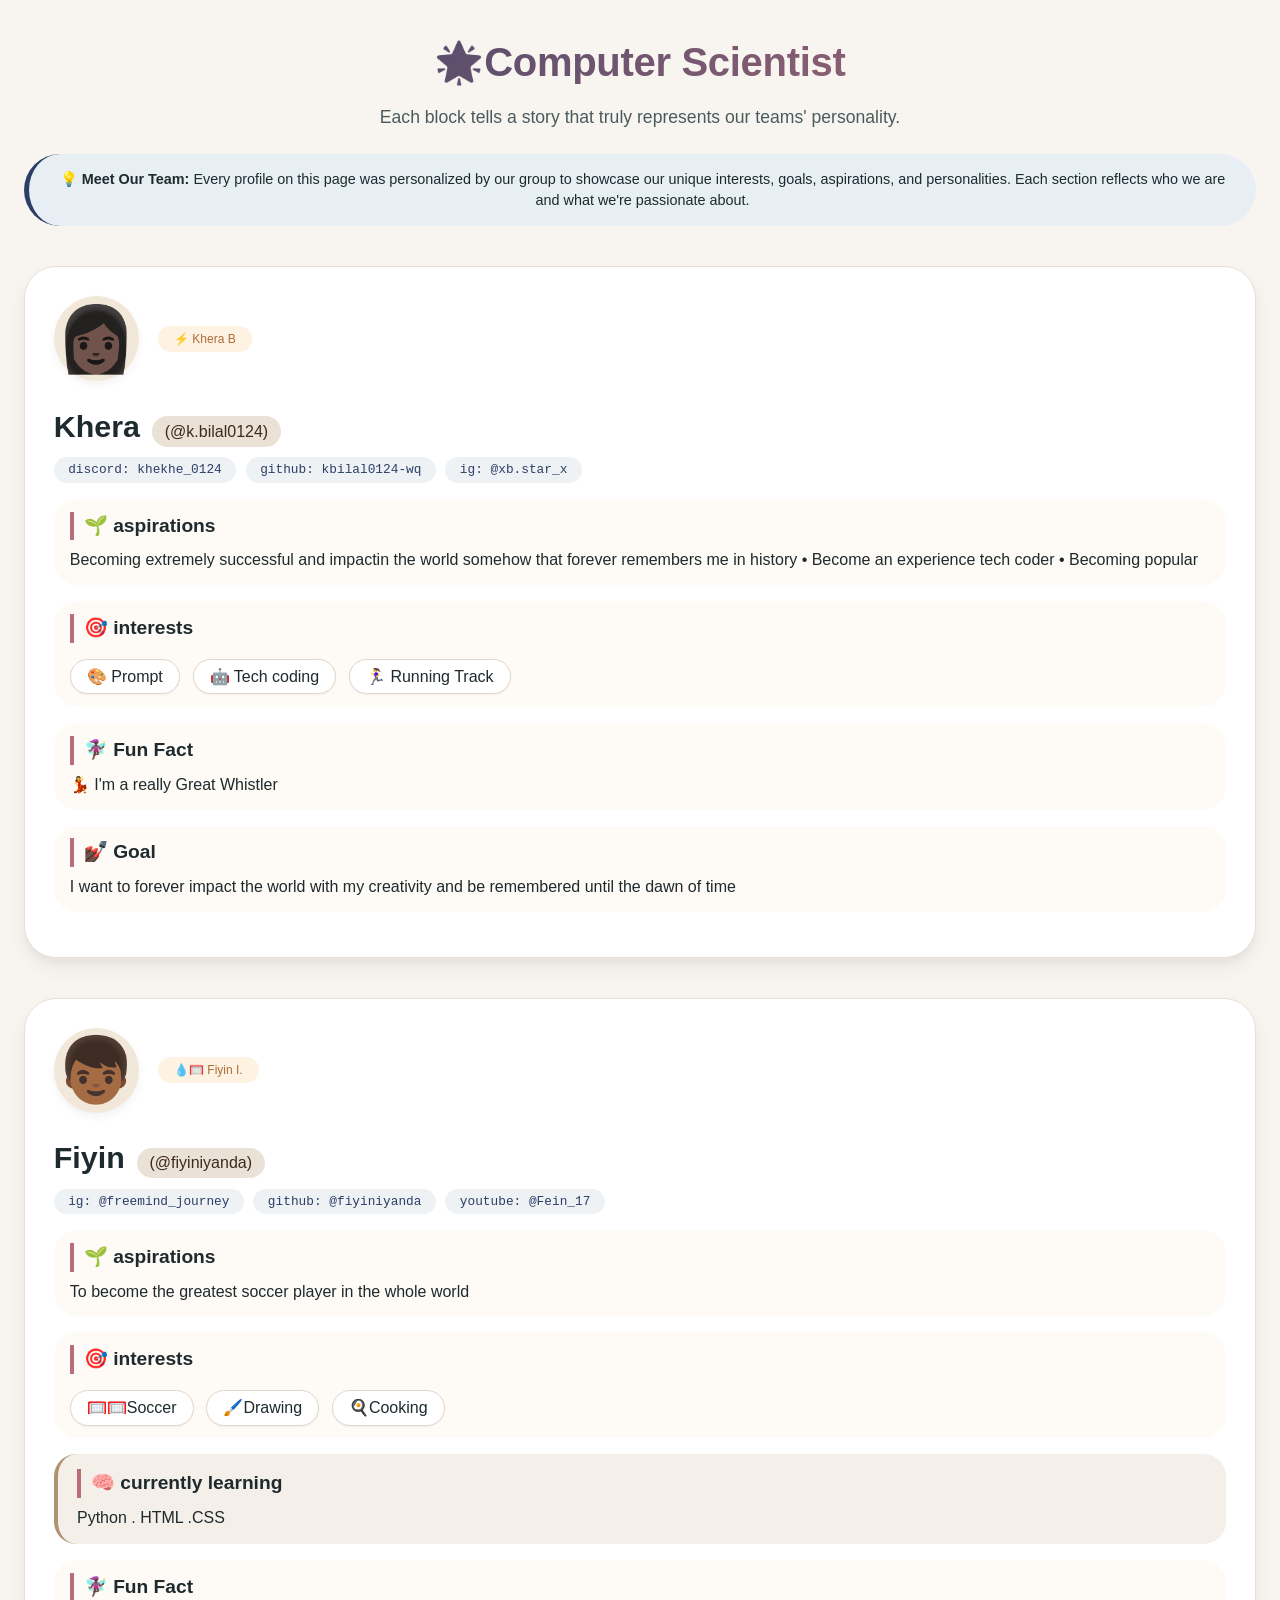
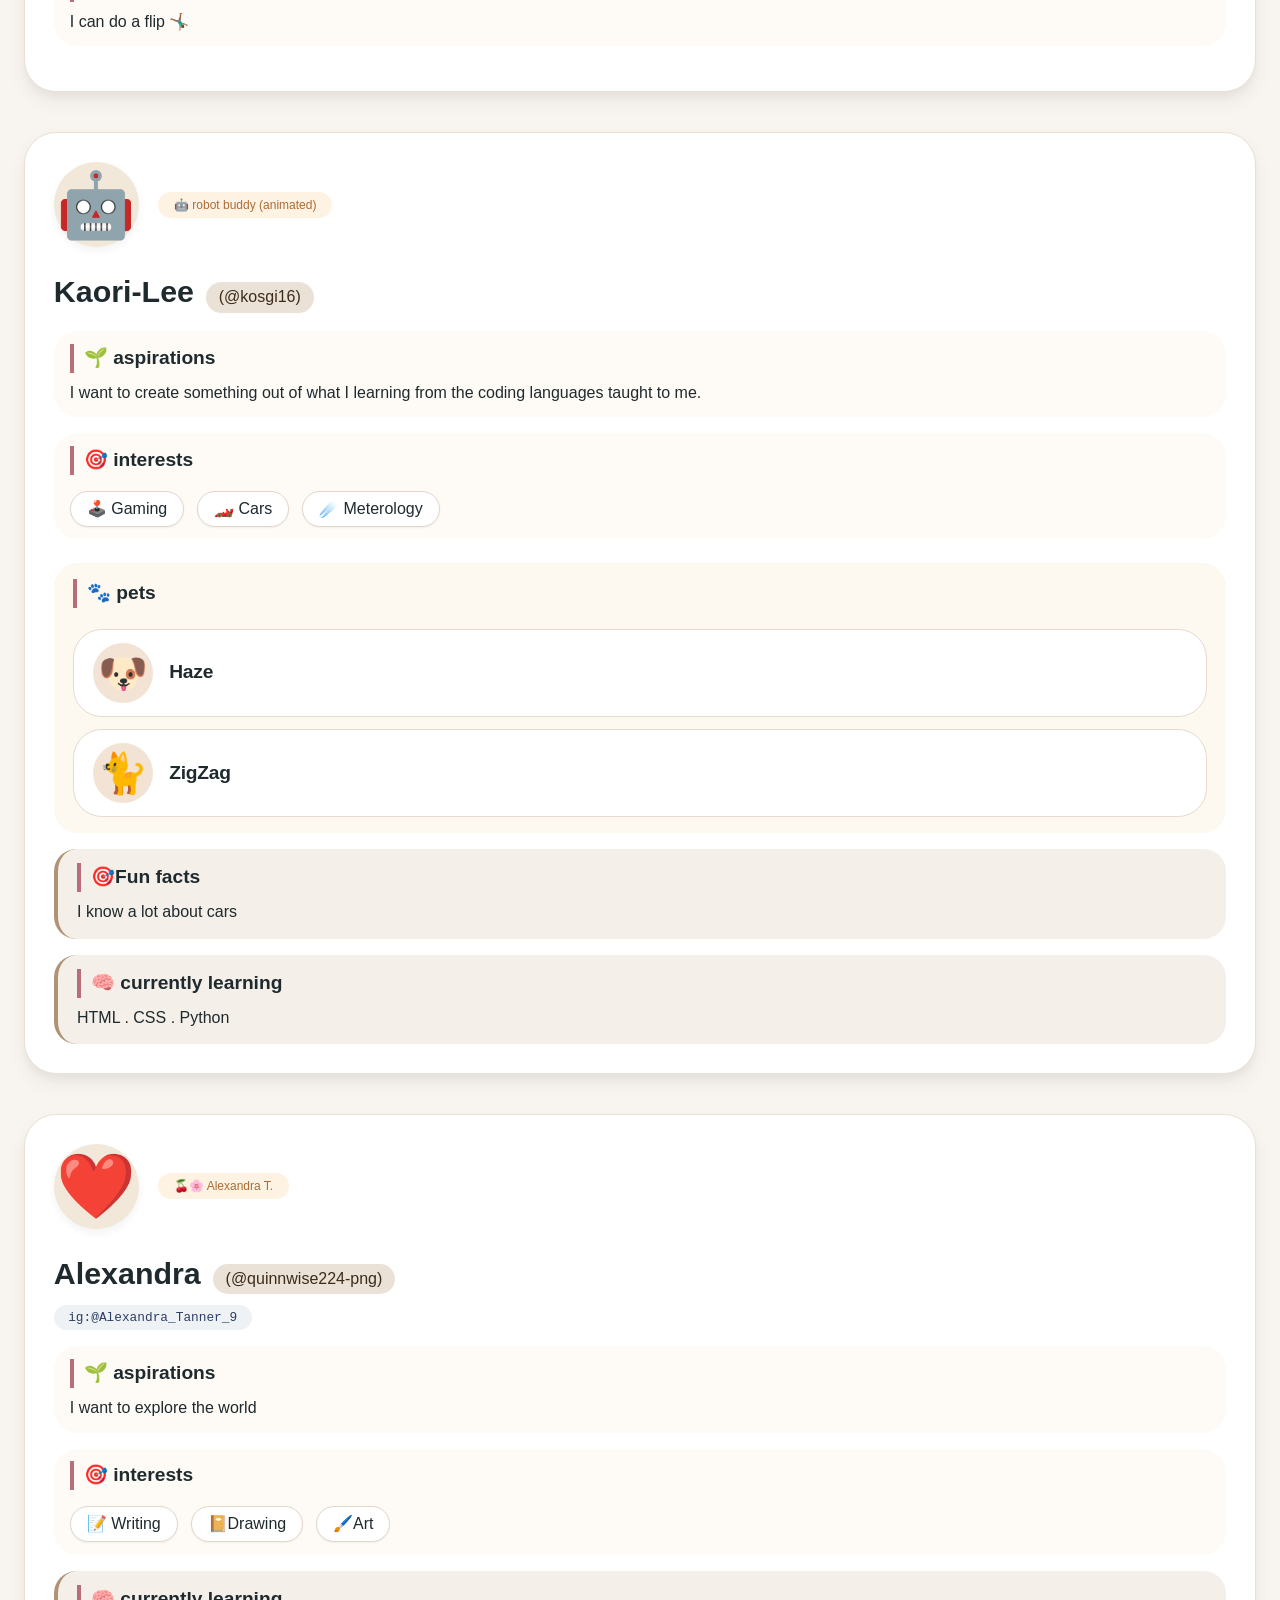
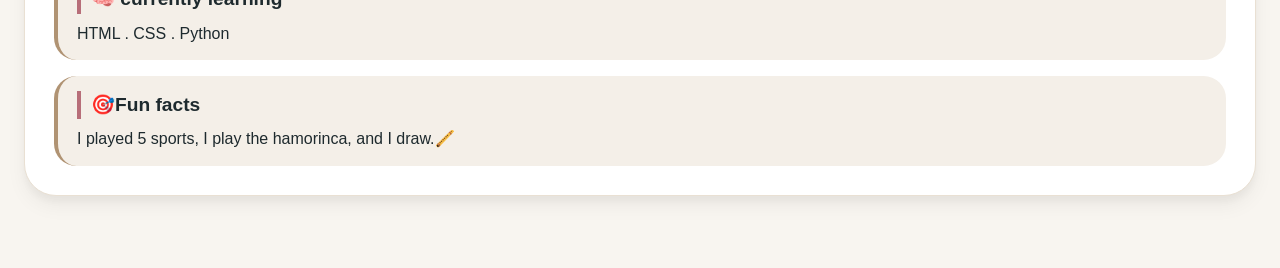
<file: index.html>
<!DOCTYPE html>
<html lang="en">

    <head>
        <meta charset="UTF-8">
        <meta name="viewport" content="width=device-width, initial-scale=1.0, user-scalable=yes">
        <title>✨ Our Collective Canvas | Person Profile Builder</title>
        <!-- External CSS (separate styling sheet) -->
        <link rel="stylesheet" href="./style.css">
        <!-- Optional: simple favicon emoji style -->
        <link rel="icon"
            href="data:image/svg+xml,<svg xmlns='http://www.w3.org/2000/svg' viewBox='0 0 100 100'><text y='.9em' font-size='90'>🧑‍🤝‍🧑</text></svg>">
    </head>

    <body>
        <header class="page-header">
            <h1>🌟Computer Scientist</h1>
            <p class="subhead">Each block tells a story that truly represents our teams' personality.</p>
            <div class="collab-note">
                💡 <strong>Meet Our Team:</strong> Every profile on this page was personalized by our group to showcase our unique interests, goals, aspirations, and personalities. Each section reflects who we are and what we're passionate about.
            </div>
        </header>
        <main class="container">
            <!-- ============================================================= -->
            <!-- SECTION: MASTER PERSON PROFILE (Johnny's template)            -->
            <!-- ============================================================= -->
            <section class="person-card" id="person-Khera">
                <div class="avatar-zone">
                    <!-- Avatar: self-portrait OR icon / animated character -->
                    <div class="avatar-icon animated-avatar">
                        👩🏿
                    </div>
                    <!-- alternative: if they want to use self-portrait image, they can replace above div with an img tag -->
                    <!-- <img class="avatar-img" src="https://placekitten.com/120/120" alt="self portrait"> -->
                    <div class="avatar-choice-badge">
                        ⚡ Khera B
                    </div>
                </div>
                <div class="person-details">
                    <h2>Khera <span class="username">(@k.bilal0124)</span></h2>
                    <div class="username-list">
                        <span class="username-badge">discord: khekhe_0124</span>
                        <span class="username-badge">github: kbilal0124-wq</span>
                        <span class="username-badge">ig: @xb.star_x</span>
                    </div>
                    <!-- ASPIRATIONS block (custom) -->
                    <div class="aspiration-block">
                        <h3>🌱 aspirations</h3>
                        <p>Becoming extremely successful and impactin the world somehow that forever remembers me in history • Become an experience tech coder • Becoming popular</p>
                    </div>
                    <!-- INTERESTS section (template block) -->
                    <div class="interests-block">
                        <h3>🎯 interests</h3>
                        <ul class="interests-list">
                            <li>🎨 Prompt</li>
                            <li>🤖 Tech coding</li>
                            <li>🏃‍♀️ Running Track</li>
                        </ul>
                    </div>
                </div>

                    <div class="fun-fact-block">
                        <h3>🧚🏿‍♀️ Fun Fact</h3>
                        <p>💃 I'm a really Great Whistler</p>
                    </div>

                    <div class="goal-block">
                        <h3>💅🏿 Goal</h3>
                        <p>I want to forever impact the world with my creativity and be remembered until the dawn of time </p>
                    </div>
            </section>

                
               
            <section class="person-card" id="person-Fiyin">
                <div class="avatar-zone">
                    <div class="avatar-icon animated-avatar pulse-soft">
                        👦🏾
                    </div>
                    <div class="avatar-choice-badge">
                        💧🥅 Fiyin I.
                    </div>
                </div>
                <div class="person-details">
                    <h2>Fiyin <span class="username">(@fiyiniyanda)</span></h2>
                    <div class="username-list">
                        <span class="username-badge">ig: @freemind_journey</span>
                        <span class="username-badge">github: @fiyiniyanda </span>
                        <span class="username-badge">youtube: @Fein_17 </span>
                    </div>
                    <div class="aspiration-block">
                        <h3>🌱 aspirations</h3>
                        <p>To become the greatest soccer player in the whole world</p>
                    </div>
                    <div class="interests-block">
                        <h3>🎯 interests</h3>
                        <ul class="interests-list">
                            <li> 🥅🥅Soccer </li>
                            <li> 🖌️Drawing </li>
                            <li> 🍳Cooking </li>
                        </ul>
                    </div>
                </div>
           
                <div class="extra-creative">
                    <h3>🧠 currently learning</h3>
                    <p>Python . HTML .CSS</p>
                </div>
                <div class="fun-fact-block">
                        <h3>🧚🏿‍♀️ Fun Fact</h3>
                        <p> I can do a flip 🤸🏾‍♂️</p>
                </div>
            </section>




           <section class="person-card" id="person-Kaori-Lee">
                <div class="avatar-zone">
                    <div class="avatar-icon animated-avatar pulse-soft">
                        🤖
                    </div>
                    <div class="avatar-choice-badge">
                        🤖 robot buddy (animated)
                    </div>
                </div>
                <div class="person-details">
                    <h2>Kaori-Lee <span class="username">(@kosgi16)</span></h2>

                    <div class="aspiration-block">
                        <h3>🌱 aspirations</h3>
                        <p>I want to create something out of  what I learning from the coding languages taught to me.</p>
                    </div>
                    <div class="interests-block">
                        <h3>🎯 interests</h3>
                        <ul class="interests-list">
                            <li>🕹️ Gaming</li>
                            <li>🏎️ Cars</li>
                            <li>☄️ Meterology</li>
                        </ul>
                    </div>
                </div>
                <div class="pets-collection">
                    <h3>🐾 pets</h3>
                    <div class="pet-card">
                        <div class="pet-img emoji-pet">🐶</div>
                        <div class="pet-info">
                            <div class="pet-name">Haze</div>
                        </div>
                    </div>
                    <!-- Austin's second pet, just to show variety -->
                    <div class="pet-card">
                        <div class="pet-img emoji-pet">🐈</div>
                        <div class="pet-info">
                            <div class="pet-name">ZigZag</div>
                        </div>
                    </div>
                </div>
                <div class="extra-creative">
                    <h3> 🎯Fun facts </h3>
                    <p> I know a lot about cars</p>
                </div>
                 <div class="extra-creative">
                    <h3>🧠 currently learning</h3>
                    <p> HTML . CSS . Python</p>
                </div>
            </section>


                
            <section class="person-card" id="person-Alexandra">
                <div class="avatar-zone">
                    <div class="avatar-icon animated-avatar pulse-soft">
                        ❤️
                    </div>
                    <div class="avatar-choice-badge">
                        🍒🌸 Alexandra T.
                    </div>
                </div>
                <div class="person-details">
                    <h2>Alexandra <span class="username">(@quinnwise224-png)</span></h2>
                    <div class="username-list">
                        <span class="username-badge">ig:@Alexandra_Tanner_9 </span>
                    </div>
                    <div class="aspiration-block">
                        <h3>🌱 aspirations</h3>
                        <p>I want to explore the world</p>
                    </div>
                    <div class="interests-block">
                        <h3>🎯 interests</h3>
                        <ul class="interests-list">
                            <li> 📝 Writing</li>
                            <li> 📔Drawing</li>
                            <li> 🖌️Art</li>
                        </ul>
                    </div>
                </div>
                
                <div class="extra-creative">
                    <h3>🧠 currently learning</h3>
                    <p> HTML . CSS . Python</p>
                </div>
                <div class="extra-creative">
                    <h3> 🎯Fun facts </h3>
                    <p> I played 5 sports, I play the hamorinca, and I draw.🪈</p>
                </div>

            </section>

            <!-- ============================================================= -->
            <!-- TEMPLATE ZONE: EXAMPLE "REPLICABLE BLOCKS" INSTRUCTIONS      -->
            <!-- ============================================================= -->

            <!-- ============================================================= -->
            <!-- EXTRA: EXAMPLE NEW PET ADDED BY JOHNNY FOR JANE'S PAGE       -->
            <!-- (demonstrating collaboration: Johnny added a new pet for Jane)
             This shows how to copy/paste a pet-card block and fill new info -->
            <!-- ============================================================= -->
            <!-- This section below is a perfect example of a collaborative add:
             Since Johnny added a third pet for Jane in her existing pets-collection -->
            <!-- We add it dynamically inside Jane's .pets-collection to illustrate manual copy/paste process.
             (already commented but to show concretely, we insert one more pet inside Jane's section 
             to show the duplication concept. This pet is "added by Johnny" to Jane's profile) -->
        </main>

        <!-- footer with team collaboration reminder -->
</html>
</file>
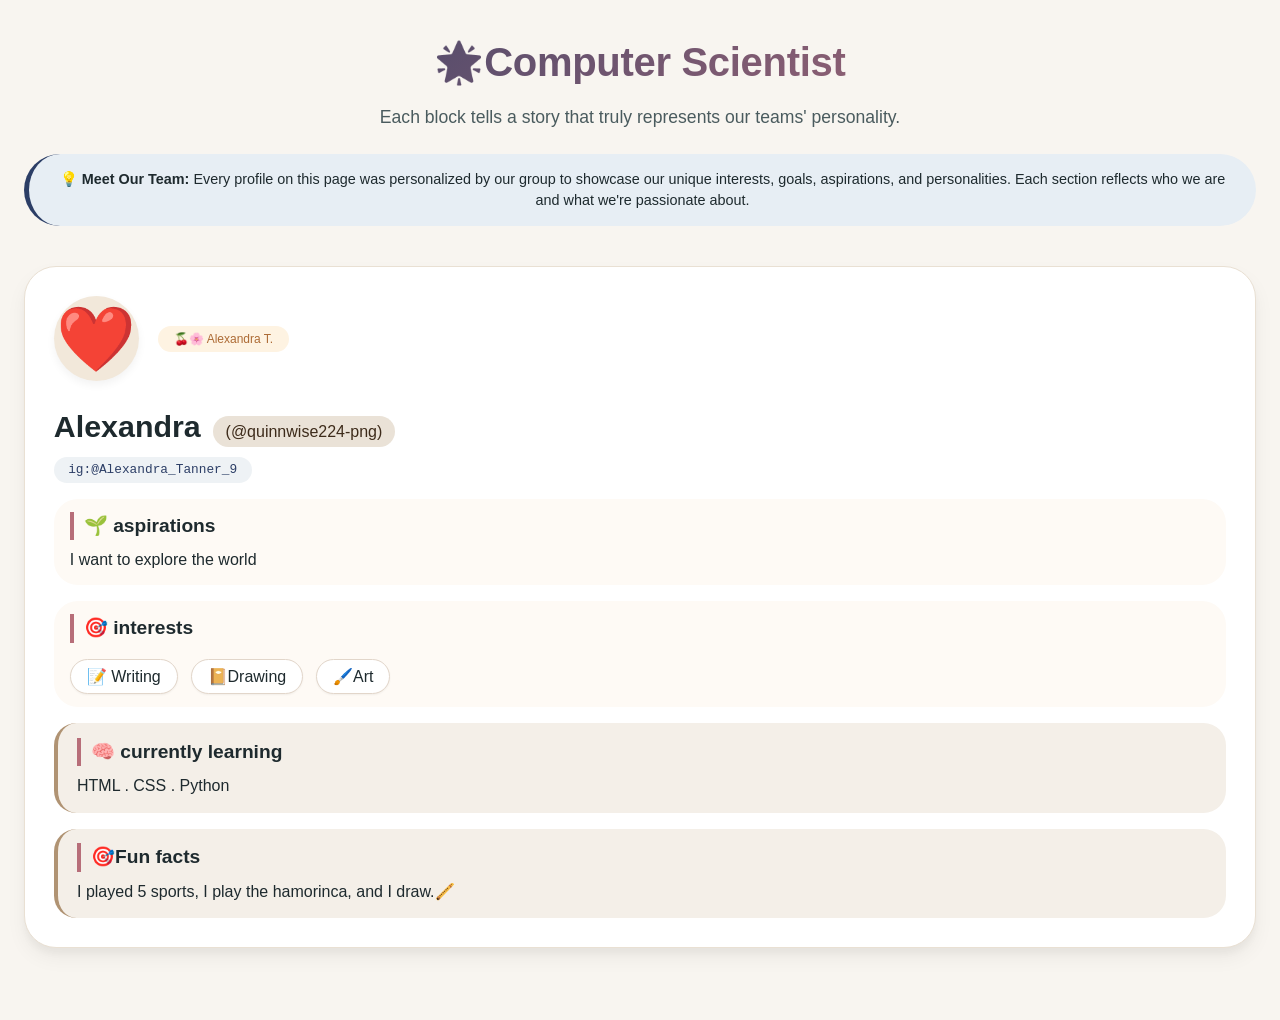
<file: Alexandra.html>
<!DOCTYPE html>
<html lang="en">

    <head>
        <meta charset="UTF-8">
        <meta name="viewport" content="width=device-width, initial-scale=1.0, user-scalable=yes">
        <title>✨ Our Collective Canvas | Person Profile Builder</title>
        <!-- External CSS (separate styling sheet) -->
        <link rel="stylesheet" href="./style.css">
        <!-- Optional: simple favicon emoji style -->
        <link rel="icon"
            href="data:image/svg+xml,<svg xmlns='http://www.w3.org/2000/svg' viewBox='0 0 100 100'><text y='.9em' font-size='90'>🧑‍🤝‍🧑</text></svg>">
    </head>

    <body>
        <header class="page-header">
            <h1>🌟Computer Scientist</h1>
            <p class="subhead">Each block tells a story that truly represents our teams' personality.</p>
            <div class="collab-note">
                💡 <strong>Meet Our Team:</strong> Every profile on this page was personalized by our group to showcase our unique interests, goals, aspirations, and personalities. Each section reflects who we are and what we're passionate about.
            </div>
        </header>
        <main class="container">
            <section class="person-card" id="person-Alexandra">
                <div class="avatar-zone">
                    <div class="avatar-icon animated-avatar pulse-soft">
                        ❤️
                    </div>
                    <div class="avatar-choice-badge">
                        🍒🌸 Alexandra T.
                    </div>
                </div>
                <div class="person-details">
                    <h2>Alexandra <span class="username">(@quinnwise224-png)</span></h2>
                    <div class="username-list">
                        <span class="username-badge">ig:@Alexandra_Tanner_9 </span>
                    </div>
                    <div class="aspiration-block">
                        <h3>🌱 aspirations</h3>
                        <p>I want to explore the world</p>
                    </div>
                    <div class="interests-block">
                        <h3>🎯 interests</h3>
                        <ul class="interests-list">
                            <li> 📝 Writing</li>
                            <li> 📔Drawing</li>
                            <li> 🖌️Art</li>
                        </ul>
                    </div>
                </div>
                
                <div class="extra-creative">
                    <h3>🧠 currently learning</h3>
                    <p> HTML . CSS . Python</p>
                </div>
                <div class="extra-creative">
                    <h3> 🎯Fun facts </h3>
                    <p> I played 5 sports, I play the hamorinca, and I draw.🪈</p>
                </div>

            </section>
    </main>

        <!-- footer with team collaboration reminder -->
</html>
</file>
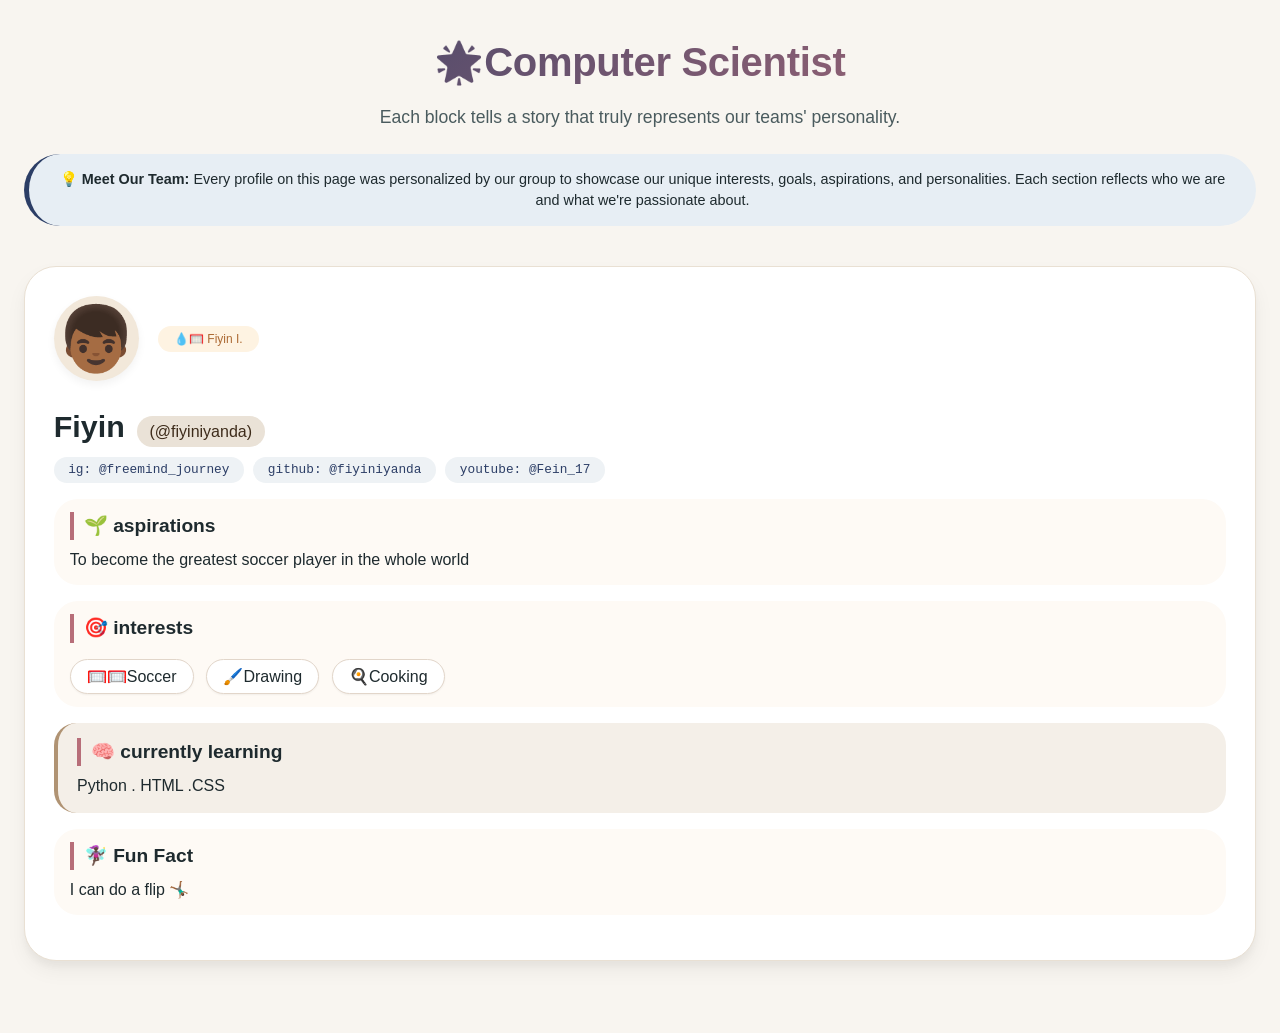
<file: Fiyin.html>
<!DOCTYPE html>
<html lang="en">

    <head>
        <meta charset="UTF-8">
        <meta name="viewport" content="width=device-width, initial-scale=1.0, user-scalable=yes">
        <title>✨ Our Collective Canvas | Person Profile Builder</title>
        <!-- External CSS (separate styling sheet) -->
        <link rel="stylesheet" href="./style.css">
        <!-- Optional: simple favicon emoji style -->
        <link rel="icon"
            href="data:image/svg+xml,<svg xmlns='http://www.w3.org/2000/svg' viewBox='0 0 100 100'><text y='.9em' font-size='90'>🧑‍🤝‍🧑</text></svg>">
    </head>

    <body>
        <header class="page-header">
            <h1>🌟Computer Scientist</h1>
            <p class="subhead">Each block tells a story that truly represents our teams' personality.</p>
            <div class="collab-note">
                💡 <strong>Meet Our Team:</strong> Every profile on this page was personalized by our group to showcase our unique interests, goals, aspirations, and personalities. Each section reflects who we are and what we're passionate about.
            </div>
        </header>
        <main class="container">
            <section class="person-card" id="person-Fiyin">
                <div class="avatar-zone">
                    <div class="avatar-icon animated-avatar pulse-soft">
                        👦🏾
                    </div>
                    <div class="avatar-choice-badge">
                        💧🥅 Fiyin I.
                    </div>
                </div>
                <div class="person-details">
                    <h2>Fiyin <span class="username">(@fiyiniyanda)</span></h2>
                    <div class="username-list">
                        <span class="username-badge">ig: @freemind_journey</span>
                        <span class="username-badge">github: @fiyiniyanda </span>
                        <span class="username-badge">youtube: @Fein_17 </span>
                    </div>
                    <div class="aspiration-block">
                        <h3>🌱 aspirations</h3>
                        <p>To become the greatest soccer player in the whole world</p>
                    </div>
                    <div class="interests-block">
                        <h3>🎯 interests</h3>
                        <ul class="interests-list">
                            <li> 🥅🥅Soccer </li>
                            <li> 🖌️Drawing </li>
                            <li> 🍳Cooking </li>
                        </ul>
                    </div>
                </div>
           
                <div class="extra-creative">
                    <h3>🧠 currently learning</h3>
                    <p>Python . HTML .CSS</p>
                </div>
                <div class="fun-fact-block">
                        <h3>🧚🏿‍♀️ Fun Fact</h3>
                        <p> I can do a flip 🤸🏾‍♂️</p>
                </div>
            </section>
    </main>

        <!-- footer with team collaboration reminder -->
</html>
</file>
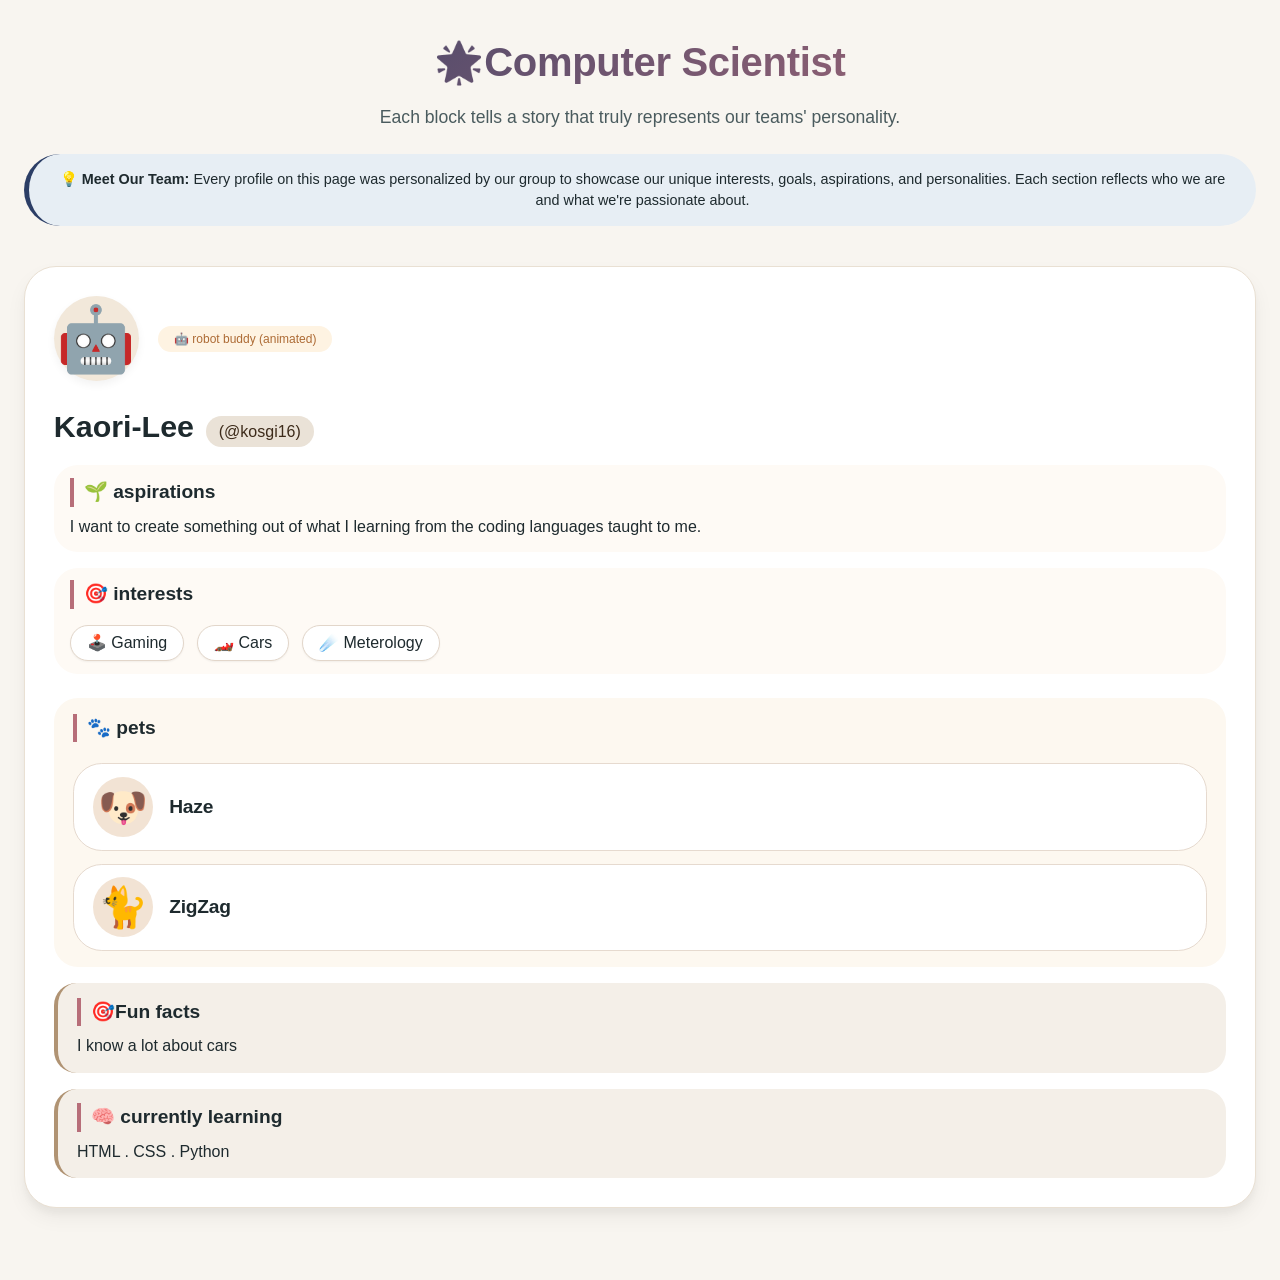
<file: Kaori.html>
<!DOCTYPE html>
<html lang="en">

    <head>
        <meta charset="UTF-8">
        <meta name="viewport" content="width=device-width, initial-scale=1.0, user-scalable=yes">
        <title>✨ Our Collective Canvas | Person Profile Builder</title>
        <!-- External CSS (separate styling sheet) -->
        <link rel="stylesheet" href="./style.css">
        <!-- Optional: simple favicon emoji style -->
        <link rel="icon"
            href="data:image/svg+xml,<svg xmlns='http://www.w3.org/2000/svg' viewBox='0 0 100 100'><text y='.9em' font-size='90'>🧑‍🤝‍🧑</text></svg>">
    </head>

    <body>
        <header class="page-header">
            <h1>🌟Computer Scientist</h1>
            <p class="subhead">Each block tells a story that truly represents our teams' personality.</p>
            <div class="collab-note">
                💡 <strong>Meet Our Team:</strong> Every profile on this page was personalized by our group to showcase our unique interests, goals, aspirations, and personalities. Each section reflects who we are and what we're passionate about.
            </div>
        </header>
        <main class="container">    
           <section class="person-card" id="person-Kaori-Lee">
                <div class="avatar-zone">
                    <div class="avatar-icon animated-avatar">
                        🤖
                    </div>
                    <div class="avatar-choice-badge">
                        🤖 robot buddy (animated)
                    </div>
                </div>
                <div class="person-details">
                    <h2>Kaori-Lee <span class="username">(@kosgi16)</span></h2>

                    <div class="aspiration-block">
                        <h3>🌱 aspirations</h3>
                        <p>I want to create something out of  what I learning from the coding languages taught to me.</p>
                    </div>
                    <div class="interests-block">
                        <h3>🎯 interests</h3>
                        <ul class="interests-list">
                            <li>🕹️ Gaming</li>
                            <li>🏎️ Cars</li>
                            <li>☄️ Meterology</li>
                        </ul>
                    </div>
                </div>
                <div class="pets-collection">
                    <h3>🐾 pets</h3>
                    <div class="pet-card">
                        <div class="pet-img emoji-pet">🐶</div>
                        <div class="pet-info">
                            <div class="pet-name">Haze</div>
                        </div>
                    </div>
                    <!-- Austin's second pet, just to show variety -->
                    <div class="pet-card">
                        <div class="pet-img emoji-pet">🐈</div>
                        <div class="pet-info">
                            <div class="pet-name">ZigZag</div>
                        </div>
                    </div>
                </div>
                <div class="extra-creative">
                    <h3> 🎯Fun facts </h3>
                    <p> I know a lot about cars</p>
                </div>
                 <div class="extra-creative">
                    <h3>🧠 currently learning</h3>
                    <p> HTML . CSS . Python</p>
                </div>
            </section>
   </main>

        <!-- footer with team collaboration reminder -->
</html>
</file>
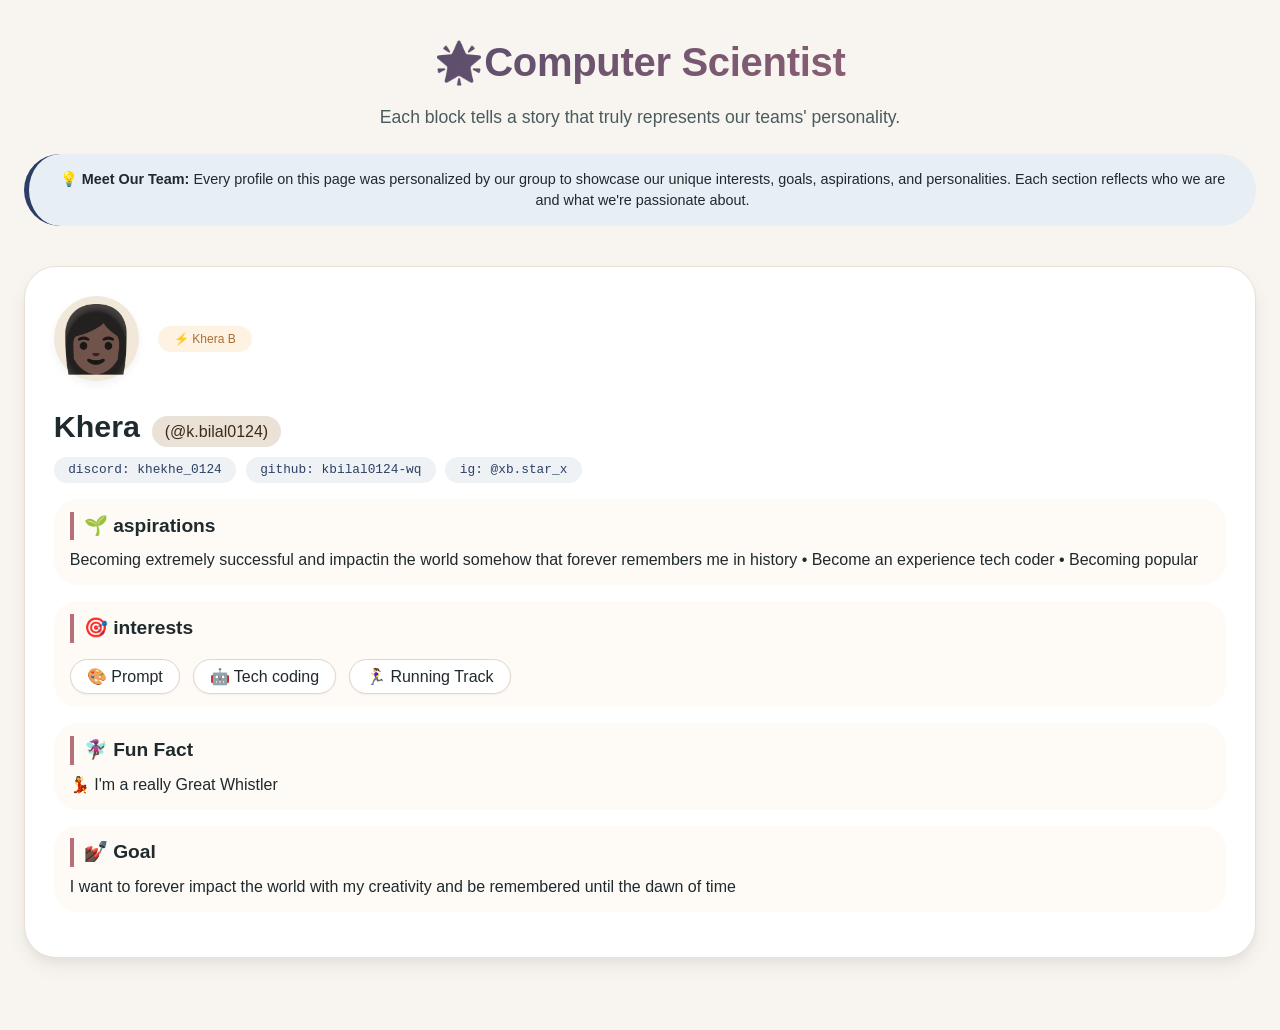
<file: Khera_Bilal.html>
<!DOCTYPE html>
<html lang="en">

    <head>
        <meta charset="UTF-8">
        <meta name="viewport" content="width=device-width, initial-scale=1.0, user-scalable=yes">
        <title>✨ Our Collective Canvas | Person Profile Builder</title>
        <!-- External CSS (separate styling sheet) -->
        <link rel="stylesheet" href="./Khera_Bilal.css">
        <!-- Optional: simple favicon emoji style -->
        <link rel="icon"
            href="data:image/svg+xml,<svg xmlns='http://www.w3.org/2000/svg' viewBox='0 0 100 100'><text y='.9em' font-size='90'>🧑‍🤝‍🧑</text></svg>">
    </head>

    <body>
        <header class="page-header">
            <h1>🌟Computer Scientist</h1>
            <p class="subhead">Each block tells a story that truly represents our teams' personality.</p>
            <div class="collab-note">
                💡 <strong>Meet Our Team:</strong> Every profile on this page was personalized by our group to showcase our unique interests, goals, aspirations, and personalities. Each section reflects who we are and what we're passionate about.
            </div>
        </header>
        <main class="container">
            <!-- ============================================================= -->
            <!-- SECTION: MASTER PERSON PROFILE (Johnny's template)            -->
            <!-- ============================================================= -->
            <section class="person-card" id="person-Khera">
                <div class="avatar-zone">
                    <!-- Avatar: self-portrait OR icon / animated character -->
                    <div class="avatar-icon animated-avatar">
                        👩🏿
                    </div>
                    <!-- alternative: if they want to use self-portrait image, they can replace above div with an img tag -->
                    <!-- <img class="avatar-img" src="https://placekitten.com/120/120" alt="self portrait"> -->
                    <div class="avatar-choice-badge">
                        ⚡ Khera B
                    </div>
                </div>
                <div class="person-details">
                    <h2>Khera <span class="username">(@k.bilal0124)</span></h2>
                    <div class="username-list">
                        <span class="username-badge">discord: khekhe_0124</span>
                        <span class="username-badge">github: kbilal0124-wq</span>
                        <span class="username-badge">ig: @xb.star_x</span>
                    </div>
                    <!-- ASPIRATIONS block (custom) -->
                    <div class="aspiration-block">
                        <h3>🌱 aspirations</h3>
                        <p>Becoming extremely successful and impactin the world somehow that forever remembers me in history • Become an experience tech coder • Becoming popular</p>
                    </div>
                    <!-- INTERESTS section (template block) -->
                    <div class="interests-block">
                        <h3>🎯 interests</h3>
                        <ul class="interests-list">
                            <li>🎨 Prompt</li>
                            <li>🤖 Tech coding</li>
                            <li>🏃‍♀️ Running Track</li>
                        </ul>
                    </div>
                </div>

                    <div class="fun-fact-block">
                        <h3>🧚🏿‍♀️ Fun Fact</h3>
                        <p>💃 I'm a really Great Whistler</p>
                    </div>

                    <div class="goal-block">
                        <h3>💅🏿 Goal</h3>
                        <p>I want to forever impact the world with my creativity and be remembered until the dawn of time </p>
                    </div>
            </section>

                
               
           

            <!-- ============================================================= -->
            <!-- TEMPLATE ZONE: EXAMPLE "REPLICABLE BLOCKS" INSTRUCTIONS      -->
            <!-- ============================================================= -->

            <!-- ============================================================= -->
            <!-- EXTRA: EXAMPLE NEW PET ADDED BY JOHNNY FOR JANE'S PAGE       -->
            <!-- (demonstrating collaboration: Johnny added a new pet for Jane)
             This shows how to copy/paste a pet-card block and fill new info -->
            <!-- ============================================================= -->
            <!-- This section below is a perfect example of a collaborative add:
             Since Johnny added a third pet for Jane in her existing pets-collection -->
            <!-- We add it dynamically inside Jane's .pets-collection to illustrate manual copy/paste process.
             (already commented but to show concretely, we insert one more pet inside Jane's section 
             to show the duplication concept. This pet is "added by Johnny" to Jane's profile) -->
        </main>

        <!-- footer with team collaboration reminder -->
</html>
</file>
<file: style.css>
/* ========== style.css – external styling sheet ========== */
/* global reset & base */
* {
    margin: 0;
    padding: 0;
    box-sizing: border-box;
}

body {
    background: #f8f5f0;
    font-family: 'Segoe UI', Roboto, 'Helvetica Neue', sans-serif;
    line-height: 1.5;
    color: #1e2a2e;
    padding: 2rem 1.5rem;
}

/* container max-width */
.container {
    max-width: 1300px;
    margin: 0 auto;
}

/* header area */
.page-header {
    text-align: center;
    margin-bottom: 2.5rem;
}

.page-header h1 {
    font-size: 2.5rem;
    background: linear-gradient(135deg, #2c3e66, #b76e79);
    background-clip: text;
    -webkit-background-clip: text;
    color: transparent;
    letter-spacing: -0.3px;
}

.subhead {
    font-size: 1.1rem;
    color: #4a5b5e;
    max-width: 700px;
    margin: 0.75rem auto 1rem;
}

.collab-note {
    background: #e7eef4;
    padding: 0.9rem 1.4rem;
    border-radius: 60px;
    display: inline-block;
    font-size: 0.9rem;
    border-left: 5px solid #2c3e66;
    margin-top: 0.5rem;
}

/* person card — each profile is a distinct block */
.person-card {
    background: white;
    border-radius: 2rem;
    margin-bottom: 2.5rem;
    padding: 1.8rem;
    box-shadow: 0 10px 20px rgba(0,0,0,0.05), 0 6px 6px rgba(0,0,0,0.03);
    transition: transform 0.2s ease, box-shadow 0.2s;
    border: 1px solid #e9e0d3;
}

.person-card:hover {
    transform: translateY(-4px);
    box-shadow: 0 20px 30px -12px rgba(0,0,0,0.1);
}

/* avatar row layout */
.avatar-zone {
    display: flex;
    align-items: center;
    gap: 1.2rem;
    margin-bottom: 1.4rem;
    flex-wrap: wrap;
}

.avatar-icon {
    font-size: 4rem;
    background: #f2e8da;
    width: 85px;
    height: 85px;
    border-radius: 50%;
    display: inline-flex;
    align-items: center;
    justify-content: center;
    transition: all 0.2s;
    box-shadow: 0 4px 8px rgba(0,0,0,0.05);
}

/* different avatars animations */
.animated-avatar {
    animation: softFloat 3s infinite ease-in-out;
}

.alternate-bounce {
    animation: gentleBounce 2s infinite;
}

.pulse-soft {
    animation: pulseGlow 2.2s infinite;
}

@keyframes softFloat {
    0% { transform: translateY(0px); }
    50% { transform: translateY(-5px); }
    100% { transform: translateY(0px); }
}

@keyframes gentleBounce {
    0%,100%{ transform: scale(1);}
    50%{ transform: scale(1.05);}
}

@keyframes pulseGlow {
    0% { text-shadow: 0 0 0px rgba(0,0,0,0.1);}
    50% { text-shadow: 0 0 6px #ffcd94;}
    100% { text-shadow: 0 0 0px rgba(0,0,0,0.1);}
}

.avatar-img {
    width: 85px;
    height: 85px;
    border-radius: 50%;
    object-fit: cover;
    border: 3px solid #ffe1b9;
}

.avatar-choice-badge {
    background: #fef3e2;
    padding: 0.25rem 1rem;
    border-radius: 40px;
    font-size: 0.75rem;
    font-weight: 500;
    color: #ad6b35;
}

/* person details */
.person-details h2 {
    font-size: 1.9rem;
    margin-bottom: 0.5rem;
    display: flex;
    flex-wrap: wrap;
    align-items: baseline;
    gap: 0.75rem;
}

.username {
    font-size: 1rem;
    font-weight: normal;
    background: #eae2d7;
    padding: 0.2rem 0.8rem;
    border-radius: 40px;
    color: #3d2b1a;
}

.username-list {
    display: flex;
    flex-wrap: wrap;
    gap: 0.6rem;
    margin-bottom: 1rem;
}

.username-badge {
    background: #eef2f5;
    padding: 0.2rem 0.9rem;
    border-radius: 50px;
    font-size: 0.8rem;
    font-family: monospace;
    color: #2c3e66;
}

.aspiration-block, 
.interests-block,
.fun-fact-block,
.goal-block {
    margin: 1rem 0 1rem 0;
    background: #fefaf5;
    padding: 0.8rem 1rem;
    border-radius: 1.5rem;
}

.aspiration-block h3, 
.interests-block h3,
.fun-fact-block h3,
.goal-block h3,
.pets-collection h3, 
.extra-creative h3 {
    font-size: 1.2rem;
    margin-bottom: 0.5rem;
    display: inline-block;
    border-left: 4px solid #b76e79;
    padding-left: 10px;
}

.interests-list {
    list-style: none;
    display: flex;
    flex-wrap: wrap;
    gap: 0.8rem;
    margin-top: 0.5rem;
}

.interests-list li {
    background: white;
    padding: 0.3rem 1rem;
    border-radius: 30px;
    box-shadow: 0 1px 2px rgba(0,0,0,0.05);
    border: 1px solid #e2d6ca;
}

/* PETS SECTION — REPLICABLE BLOCKS */
.pets-collection {
    margin: 1.5rem 0 1rem 0;
    background: #fdf8f0;
    border-radius: 1.5rem;
    padding: 1rem 1.2rem;
}

.pets-collection h3 .hint-text {
    font-size: 0.7rem;
    font-weight: normal;
    background: #ddd0c0;
    padding: 0.1rem 0.6rem;
    border-radius: 40px;
    margin-left: 0.7rem;
}

.pet-card {
    display: flex;
    align-items: center;
    gap: 1rem;
    background: white;
    border-radius: 1.8rem;
    padding: 0.8rem 1.2rem;
    margin-top: 0.8rem;
    border: 1px solid #e6dacf;
    transition: 0.1s linear;
}

.pet-card:hover {
    background: #fff9f0;
    border-color: #cbad8b;
}

.pet-img {
    font-size: 3rem;
    width: 60px;
    height: 60px;
    background: #f2e3d4;
    border-radius: 50%;
    display: flex;
    align-items: center;
    justify-content: center;
}

.emoji-pet {
    font-size: 2.5rem;
}

.pet-info {
    flex: 1;
}

.pet-name {
    font-weight: 700;
    font-size: 1.2rem;
    letter-spacing: -0.2px;
}

.pet-type, .pet-color {
    font-size: 0.8rem;
    color: #5e5346;
}

/* extra creative custom block */
.extra-creative {
    margin-top: 1rem;
    background: #f4efe8;
    padding: 0.9rem 1.2rem;
    border-radius: 1.4rem;
    border-left: 4px solid #b09373;
}

/* instruction panel for new HTML elements */
.instruction-panel {
    background: #e3e9f2;
    margin-top: 2rem;
    margin-bottom: 1rem;
    padding: 1.5rem;
    border-radius: 1.8rem;
    border: 1px solid #cddfe7;
}

.instruction-panel h3 {
    color: #1f3b4c;
    margin-bottom: 0.75rem;
}

.instruction-panel ul {
    margin-left: 1.4rem;
    margin-bottom: 1rem;
}

.instruction-panel li {
    margin: 0.5rem 0;
}

code {
    background: #f0f0e0;
    padding: 0.1rem 0.4rem;
    border-radius: 12px;
    font-size: 0.85rem;
}

.tiny-note {
    font-size: 0.8rem;
    color: #3b5b6e;
    margin-top: 0.5rem;
}

/* page footer */
.page-footer {
    text-align: center;
    margin-top: 3rem;
    padding-top: 1rem;
    border-top: 1px solid #ddd2c4;
    font-size: 0.8rem;
    color: #5a6e6b;
}

.footer-flex {
    display: flex;
    justify-content: center;
    gap: 2rem;
    margin-top: 0.75rem;
    flex-wrap: wrap;
}

/* responsive tweaks */
@media (max-width: 700px) {
    body {
        padding: 1rem;
    }
    .person-card {
        padding: 1.2rem;
    }
    .avatar-icon {
        width: 65px;
        height: 65px;
        font-size: 3rem;
    }
    .person-details h2 {
        font-size: 1.5rem;
    }
}
</file>
<file: Khera_Bilal.css>
/* ========== style.css – external styling sheet ========== */
/* global reset & base */
* {
    margin: 0;
    padding: 0;
    box-sizing: border-box;
}

body {
    background: #f8f5f0;
    font-family: 'Segoe UI', Roboto, 'Helvetica Neue', sans-serif;
    line-height: 1.5;
    color: #1e2a2e;
    padding: 2rem 1.5rem;
}

/* container max-width */
.container {
    max-width: 1300px;
    margin: 0 auto;
}

/* header area */
.page-header {
    text-align: center;
    margin-bottom: 2.5rem;
}

.page-header h1 {
    font-size: 2.5rem;
    background: linear-gradient(135deg, #2c3e66, #b76e79);
    background-clip: text;
    -webkit-background-clip: text;
    color: transparent;
    letter-spacing: -0.3px;
}

.subhead {
    font-size: 1.1rem;
    color: #4a5b5e;
    max-width: 700px;
    margin: 0.75rem auto 1rem;
}

.collab-note {
    background: #e7eef4;
    padding: 0.9rem 1.4rem;
    border-radius: 60px;
    display: inline-block;
    font-size: 0.9rem;
    border-left: 5px solid #2c3e66;
    margin-top: 0.5rem;
}

/* person card — each profile is a distinct block */
.person-card {
    background: white;
    border-radius: 2rem;
    margin-bottom: 2.5rem;
    padding: 1.8rem;
    box-shadow: 0 10px 20px rgba(0,0,0,0.05), 0 6px 6px rgba(0,0,0,0.03);
    transition: transform 0.2s ease, box-shadow 0.2s;
    border: 1px solid #e9e0d3;
}

.person-card:hover {
    transform: translateY(-4px);
    box-shadow: 0 20px 30px -12px rgba(0,0,0,0.1);
}

/* avatar row layout */
.avatar-zone {
    display: flex;
    align-items: center;
    gap: 1.2rem;
    margin-bottom: 1.4rem;
    flex-wrap: wrap;
}

.avatar-icon {
    font-size: 4rem;
    background: #f2e8da;
    width: 85px;
    height: 85px;
    border-radius: 50%;
    display: inline-flex;
    align-items: center;
    justify-content: center;
    transition: all 0.2s;
    box-shadow: 0 4px 8px rgba(0,0,0,0.05);
}

/* different avatars animations */
.animated-avatar {
    animation: softFloat 3s infinite ease-in-out;
}

.alternate-bounce {
    animation: gentleBounce 2s infinite;
}

.pulse-soft {
    animation: pulseGlow 2.2s infinite;
}

@keyframes softFloat {
    0% { transform: translateY(0px); }
    50% { transform: translateY(-5px); }
    100% { transform: translateY(0px); }
}

@keyframes gentleBounce {
    0%,100%{ transform: scale(1);}
    50%{ transform: scale(1.05);}
}

@keyframes pulseGlow {
    0% { text-shadow: 0 0 0px rgba(0,0,0,0.1);}
    50% { text-shadow: 0 0 6px #ffcd94;}
    100% { text-shadow: 0 0 0px rgba(0,0,0,0.1);}
}

.avatar-img {
    width: 85px;
    height: 85px;
    border-radius: 50%;
    object-fit: cover;
    border: 3px solid #ffe1b9;
}

.avatar-choice-badge {
    background: #fef3e2;
    padding: 0.25rem 1rem;
    border-radius: 40px;
    font-size: 0.75rem;
    font-weight: 500;
    color: #ad6b35;
}

/* person details */
.person-details h2 {
    font-size: 1.9rem;
    margin-bottom: 0.5rem;
    display: flex;
    flex-wrap: wrap;
    align-items: baseline;
    gap: 0.75rem;
}

.username {
    font-size: 1rem;
    font-weight: normal;
    background: #eae2d7;
    padding: 0.2rem 0.8rem;
    border-radius: 40px;
    color: #3d2b1a;
}

.username-list {
    display: flex;
    flex-wrap: wrap;
    gap: 0.6rem;
    margin-bottom: 1rem;
}

.username-badge {
    background: #eef2f5;
    padding: 0.2rem 0.9rem;
    border-radius: 50px;
    font-size: 0.8rem;
    font-family: monospace;
    color: #2c3e66;
}

.aspiration-block, 
.interests-block,
.fun-fact-block,
.goal-block {
    margin: 1rem 0 1rem 0;
    background: #fefaf5;
    padding: 0.8rem 1rem;
    border-radius: 1.5rem;
}

.aspiration-block h3, 
.interests-block h3,
.fun-fact-block h3,
.goal-block h3,
.pets-collection h3, 
.extra-creative h3 {
    font-size: 1.2rem;
    margin-bottom: 0.5rem;
    display: inline-block;
    border-left: 4px solid #b76e79;
    padding-left: 10px;
}

.interests-list {
    list-style: none;
    display: flex;
    flex-wrap: wrap;
    gap: 0.8rem;
    margin-top: 0.5rem;
}

.interests-list li {
    background: white;
    padding: 0.3rem 1rem;
    border-radius: 30px;
    box-shadow: 0 1px 2px rgba(0,0,0,0.05);
    border: 1px solid #e2d6ca;
}

/* PETS SECTION — REPLICABLE BLOCKS */
.pets-collection {
    margin: 1.5rem 0 1rem 0;
    background: #fdf8f0;
    border-radius: 1.5rem;
    padding: 1rem 1.2rem;
}

.pets-collection h3 .hint-text {
    font-size: 0.7rem;
    font-weight: normal;
    background: #ddd0c0;
    padding: 0.1rem 0.6rem;
    border-radius: 40px;
    margin-left: 0.7rem;
}

.pet-card {
    display: flex;
    align-items: center;
    gap: 1rem;
    background: white;
    border-radius: 1.8rem;
    padding: 0.8rem 1.2rem;
    margin-top: 0.8rem;
    border: 1px solid #e6dacf;
    transition: 0.1s linear;
}

.pet-card:hover {
    background: #fff9f0;
    border-color: #cbad8b;
}

.pet-img {
    font-size: 3rem;
    width: 60px;
    height: 60px;
    background: #f2e3d4;
    border-radius: 50%;
    display: flex;
    align-items: center;
    justify-content: center;
}

.emoji-pet {
    font-size: 2.5rem;
}

.pet-info {
    flex: 1;
}

.pet-name {
    font-weight: 700;
    font-size: 1.2rem;
    letter-spacing: -0.2px;
}

.pet-type, .pet-color {
    font-size: 0.8rem;
    color: #5e5346;
}

/* extra creative custom block */
.extra-creative {
    margin-top: 1rem;
    background: #f4efe8;
    padding: 0.9rem 1.2rem;
    border-radius: 1.4rem;
    border-left: 4px solid #b09373;
}

/* instruction panel for new HTML elements */
.instruction-panel {
    background: #e3e9f2;
    margin-top: 2rem;
    margin-bottom: 1rem;
    padding: 1.5rem;
    border-radius: 1.8rem;
    border: 1px solid #cddfe7;
}

.instruction-panel h3 {
    color: #1f3b4c;
    margin-bottom: 0.75rem;
}

.instruction-panel ul {
    margin-left: 1.4rem;
    margin-bottom: 1rem;
}

.instruction-panel li {
    margin: 0.5rem 0;
}

code {
    background: #f0f0e0;
    padding: 0.1rem 0.4rem;
    border-radius: 12px;
    font-size: 0.85rem;
}

.tiny-note {
    font-size: 0.8rem;
    color: #3b5b6e;
    margin-top: 0.5rem;
}

/* page footer */
.page-footer {
    text-align: center;
    margin-top: 3rem;
    padding-top: 1rem;
    border-top: 1px solid #ddd2c4;
    font-size: 0.8rem;
    color: #5a6e6b;
}

.footer-flex {
    display: flex;
    justify-content: center;
    gap: 2rem;
    margin-top: 0.75rem;
    flex-wrap: wrap;
}

/* responsive tweaks */
@media (max-width: 700px) {
    body {
        padding: 1rem;
    }
    .person-card {
        padding: 1.2rem;
    }
    .avatar-icon {
        width: 65px;
        height: 65px;
        font-size: 3rem;
    }
    .person-details h2 {
        font-size: 1.5rem;
    }
}
</file>
